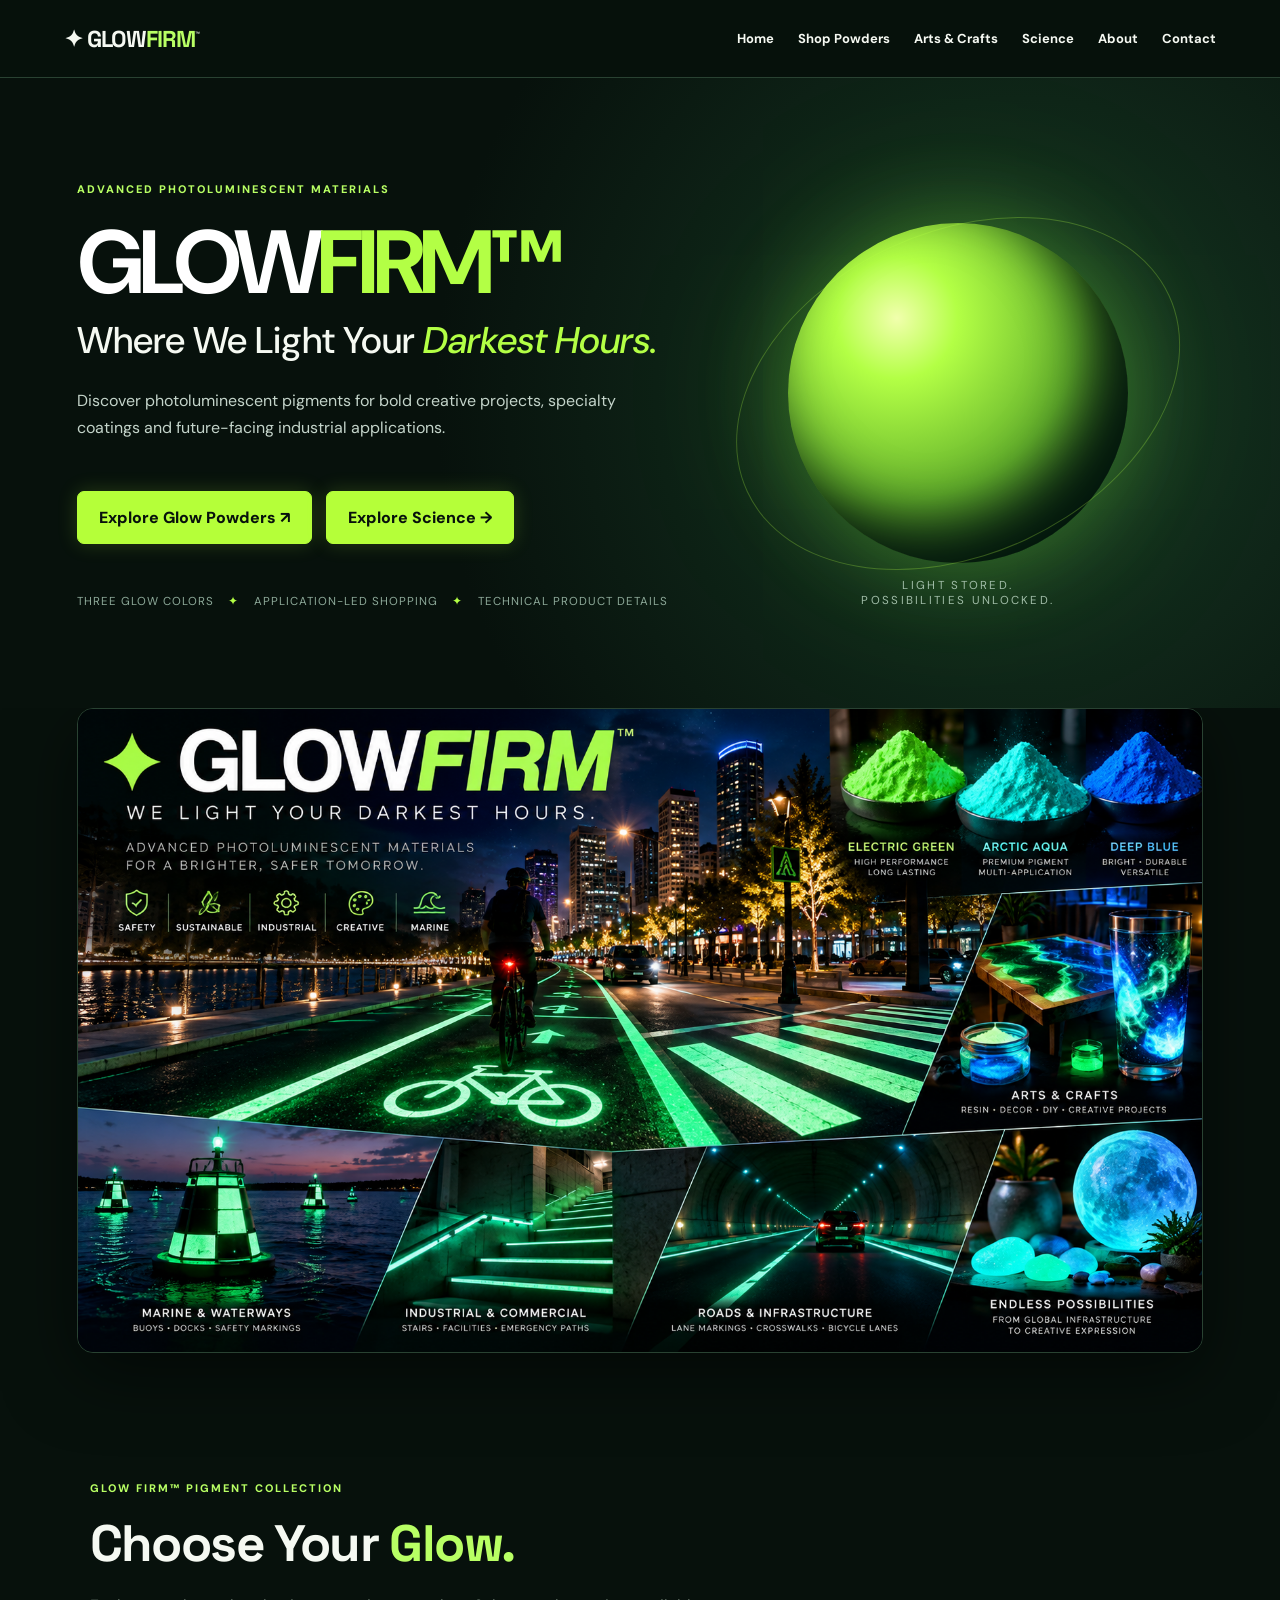
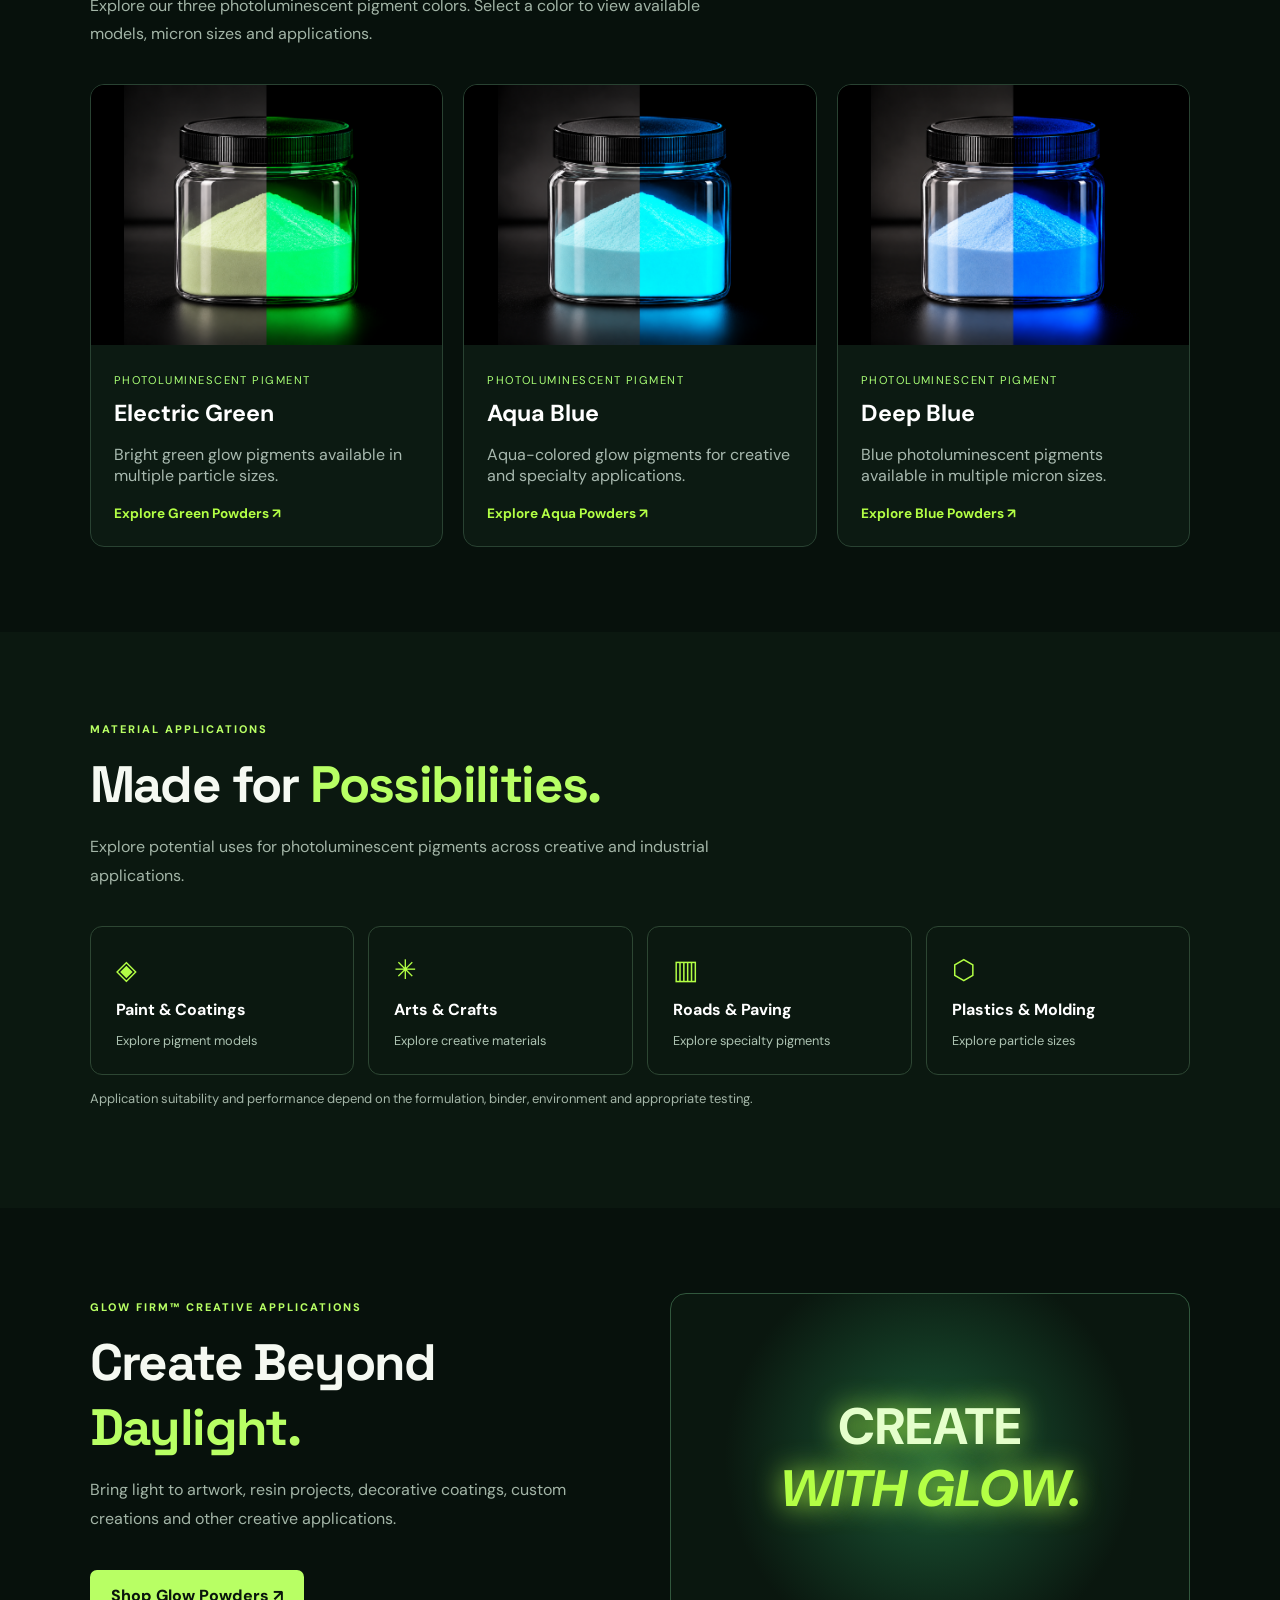
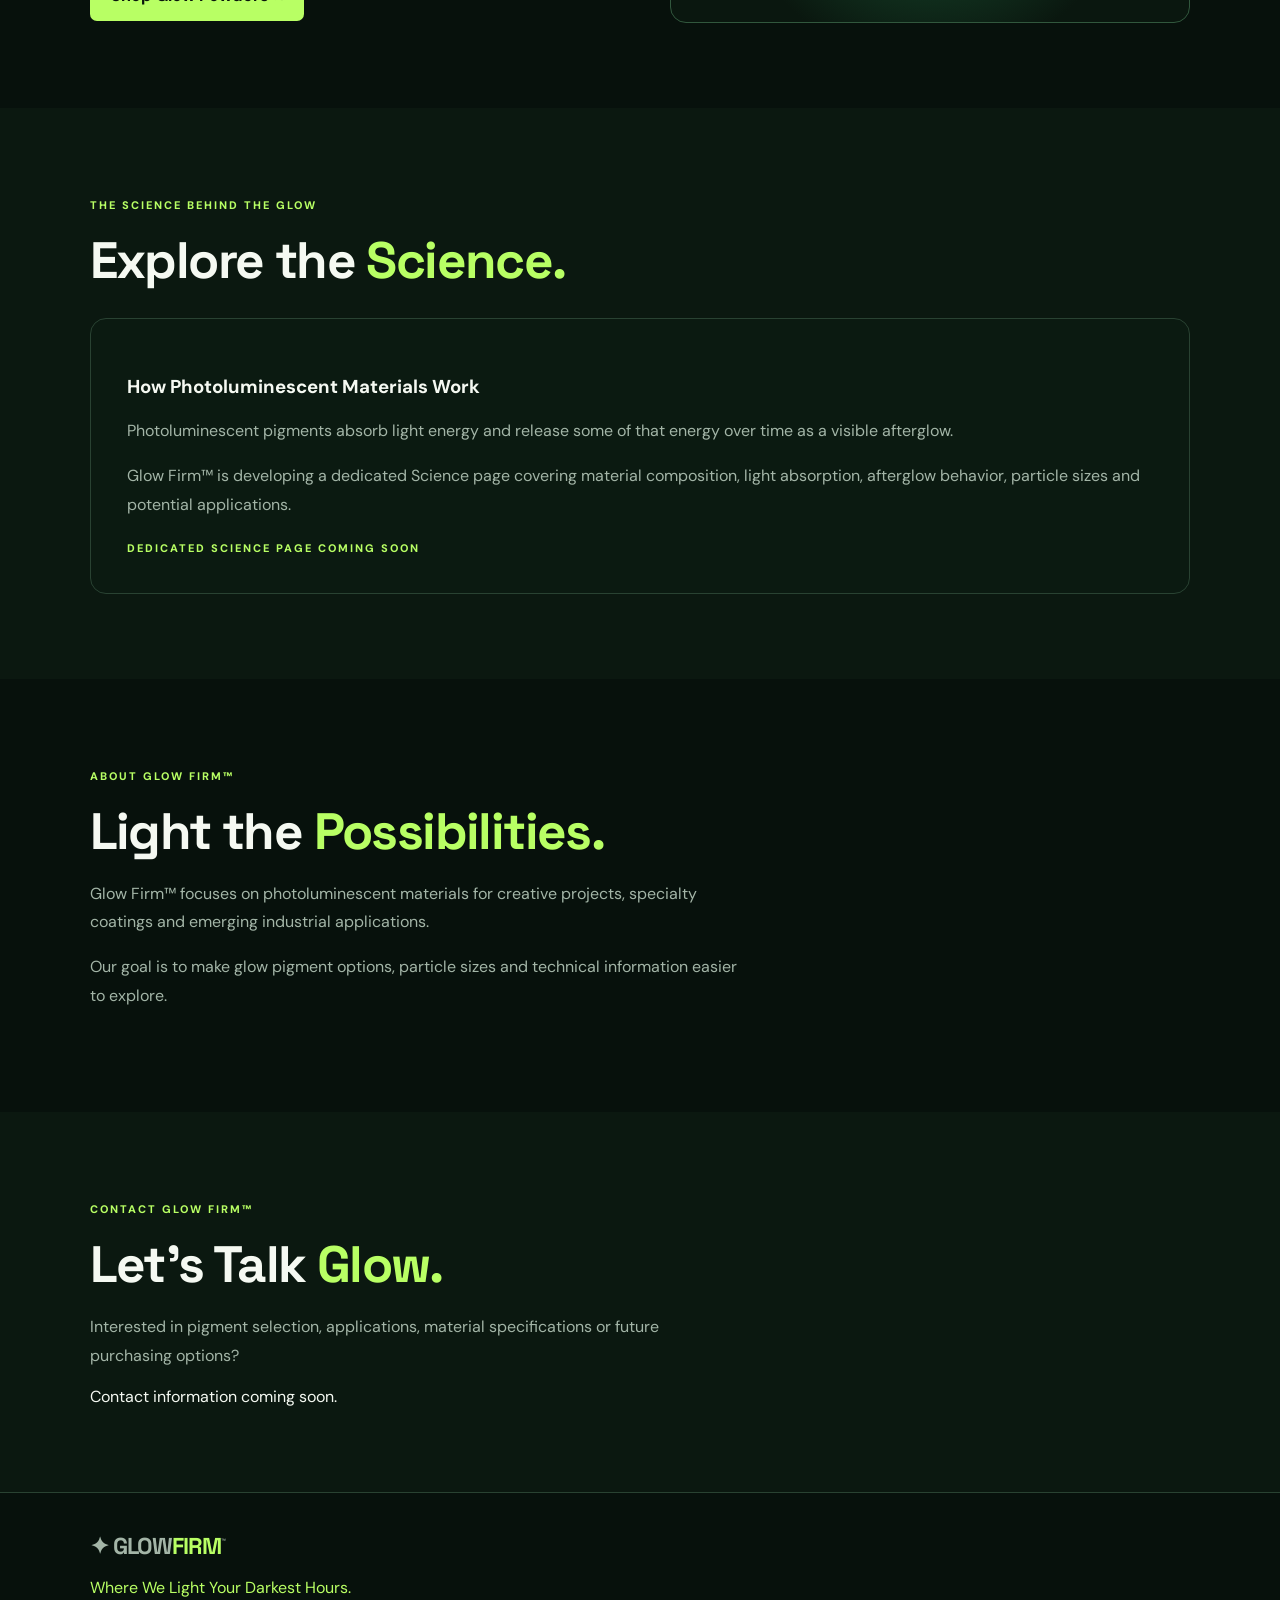
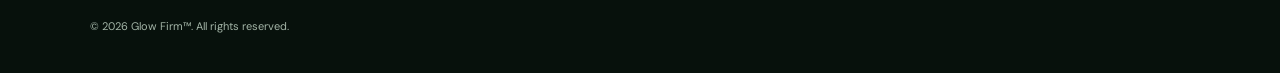
<file: index.html>
<!DOCTYPE html>
<html lang="en">

<head>
  <meta charset="UTF-8">

  <meta name="viewport"
        content="width=device-width, initial-scale=1.0">

  <meta name="theme-color" content="#07110c">

  <title>
    Glow Firm™ | Where We Light Your Darkest Hours.
  </title>

  <meta name="description"
        content="Glow Firm photoluminescent pigments for creative projects, specialty coatings, and industrial applications.">

  <link rel="stylesheet" href="styles.css">

  <style>
    .home-powder-image {
      display: block;
      width: 100%;
      height: 260px;
      object-fit: contain;
      background: #000;
    }

    .science-preview {
      background: #0b1a11;
      border: 1px solid #294232;
      border-radius: 16px;
      padding: 36px;
      margin-top: 25px;
    }

    .science-preview p {
      color: #a3b5a7;
      line-height: 1.8;
    }

    .home-note {
      color: #a3b5a7;
      font-size: 13px;
      line-height: 1.7;
    }

    /* BOTH HOMEPAGE BUTTONS USE GREEN STYLING */

    .v4-hero .v4-actions .btn {
      background: #b5ff39;
      color: #07110c;
      border: 1px solid #b5ff39;
      font-weight: 800;
      text-decoration: none;
      box-shadow: 0 0 20px rgba(181, 255, 57, 0.18);
      transition: transform 0.2s ease,
                  box-shadow 0.2s ease;
    }

    .v4-hero .v4-actions .btn:hover {
      transform: translateY(-2px);
      box-shadow: 0 0 26px rgba(181, 255, 57, 0.38);
    }

    @media (max-width: 650px) {
      .home-powder-image {
        height: 230px;
      }
    }
  </style>

</head>

<body>

  <!-- HEADER -->

  <header class="header">

    <a class="brand" href="index.html">
      ✦ GLOW<span>FIRM</span><sup>™</sup>
    </a>

    <nav id="nav">

      <a href="index.html">Home</a>

      <a href="shop.html">Shop Powders</a>

      <a href="#arts">Arts & Crafts</a>

      <a href="#science">Science</a>

      <a href="#about">About</a>

      <a href="#contact">Contact</a>

    </nav>

    <button
      class="menu"
      id="menuBtn"
      type="button"
      aria-label="Toggle navigation"
      aria-expanded="false"
    >
      ☰
    </button>

  </header>


  <!-- MAIN HOMEPAGE HERO -->

  <main>

    <section class="v4-hero">

      <div class="v4-hero-copy">

        <span class="eyebrow">
          ADVANCED PHOTOLUMINESCENT MATERIALS
        </span>

        <h1>
          GLOW<span>FIRM™</span>
        </h1>

        <h2>
          Where We Light Your
          <em>Darkest Hours.</em>
        </h2>

        <p>
          Discover photoluminescent pigments for
          bold creative projects, specialty coatings
          and future-facing industrial applications.
        </p>

        <div class="v4-actions">

          <a class="btn" href="shop.html">
            Explore Glow Powders ↗
          </a>

          <!-- GREEN SCIENCE BUTTON -->

          <a class="btn" href="#science">
            Explore Science →
          </a>

        </div>

        <div class="v4-hero-small">
          THREE GLOW COLORS
          <span>✦</span>
          APPLICATION-LED SHOPPING
          <span>✦</span>
          TECHNICAL PRODUCT DETAILS
        </div>

      </div>


      <!-- GLOWING ORB -->

      <div class="v4-hero-art">

        <div class="v4-orbit"></div>

        <div class="v4-orb"></div>

        <span>
          LIGHT STORED.
          <br>
          POSSIBILITIES UNLOCKED.
        </span>

      </div>

    </section>


    <!-- HOMEPAGE COLLAGE -->

    <section class="glow-collage-section">

      <img
        class="glow-collage-image"
        src="glow-firm-homepage-collage.png"
        alt="Glow Firm photoluminescent materials, applications and powder colors"
      >

    </section>


    <!-- SHOP COLORS -->

    <section class="section v4-section" id="powders">

      <div class="v4-heading">

        <span class="eyebrow">
          GLOW FIRM™ PIGMENT COLLECTION
        </span>

        <h2>
          Choose Your <em>Glow.</em>
        </h2>

        <p class="intro">
          Explore our three photoluminescent pigment
          colors. Select a color to view available
          models, micron sizes and applications.
        </p>

      </div>


      <div class="v4-color-grid">

        <!-- ELECTRIC GREEN -->

        <a
          class="v4-color-card"
          href="shop.html?color=green"
        >

          <img
            class="home-powder-image"
            src="glow-firm-electric-green.png"
            alt="Electric Green glow powder jar"
            loading="lazy"
          >

          <div class="v4-color-copy">

            <span>PHOTOLUMINESCENT PIGMENT</span>

            <h3>Electric Green</h3>

            <p>
              Bright green glow pigments available
              in multiple particle sizes.
            </p>

            <b>Explore Green Powders ↗</b>

          </div>

        </a>


        <!-- AQUA BLUE -->

        <a
          class="v4-color-card aqua"
          href="shop.html?color=aqua"
        >

          <img
            class="home-powder-image"
            src="glow-firm-aqua-blue.png"
            alt="Aqua Blue glow powder jar"
            loading="lazy"
          >

          <div class="v4-color-copy">

            <span>PHOTOLUMINESCENT PIGMENT</span>

            <h3>Aqua Blue</h3>

            <p>
              Aqua-colored glow pigments for
              creative and specialty applications.
            </p>

            <b>Explore Aqua Powders ↗</b>

          </div>

        </a>


        <!-- DEEP BLUE -->

        <a
          class="v4-color-card blue"
          href="shop.html?color=blue"
        >

          <img
            class="home-powder-image"
            src="glow-firm-deep-blue.png"
            alt="Deep Blue glow powder jar"
            loading="lazy"
          >

          <div class="v4-color-copy">

            <span>PHOTOLUMINESCENT PIGMENT</span>

            <h3>Deep Blue</h3>

            <p>
              Blue photoluminescent pigments
              available in multiple micron sizes.
            </p>

            <b>Explore Blue Powders ↗</b>

          </div>

        </a>

      </div>

    </section>


    <!-- APPLICATIONS -->

    <section
      class="section section-dark v4-section"
      id="applications"
    >

      <div class="v4-heading">

        <span class="eyebrow">
          MATERIAL APPLICATIONS
        </span>

        <h2>
          Made for <em>Possibilities.</em>
        </h2>

        <p class="intro">
          Explore potential uses for
          photoluminescent pigments across
          creative and industrial applications.
        </p>

      </div>


      <div class="v4-app-grid">

        <a href="shop.html">
          ◈
          <strong>Paint & Coatings</strong>
          <span>Explore pigment models</span>
        </a>

        <a href="shop.html">
          ✳
          <strong>Arts & Crafts</strong>
          <span>Explore creative materials</span>
        </a>

        <a href="shop.html">
          ▥
          <strong>Roads & Paving</strong>
          <span>Explore specialty pigments</span>
        </a>

        <a href="shop.html">
          ⬡
          <strong>Plastics & Molding</strong>
          <span>Explore particle sizes</span>
        </a>

      </div>

      <p class="home-note">
        Application suitability and performance
        depend on the formulation, binder,
        environment and appropriate testing.
      </p>

    </section>


    <!-- ARTS AND CRAFTS -->

    <section class="section v4-section" id="arts">

      <div class="v4-split">

        <div>

          <span class="eyebrow">
            GLOW FIRM™ CREATIVE APPLICATIONS
          </span>

          <h2>
            Create Beyond <em>Daylight.</em>
          </h2>

          <p class="intro">
            Bring light to artwork, resin projects,
            decorative coatings, custom creations
            and other creative applications.
          </p>

          <a class="btn" href="shop.html">
            Shop Glow Powders ↗
          </a>

        </div>

        <div class="v4-craft-art">
          <span>
            CREATE
            <br>
            <em>WITH GLOW.</em>
          </span>
        </div>

      </div>

    </section>


    <!-- SCIENCE SECTION -->

    <section
      class="section section-dark v4-section"
      id="science"
    >

      <span class="eyebrow">
        THE SCIENCE BEHIND THE GLOW
      </span>

      <h2>
        Explore the <em>Science.</em>
      </h2>

      <div class="science-preview">

        <h3>
          How Photoluminescent Materials Work
        </h3>

        <p>
          Photoluminescent pigments absorb light
          energy and release some of that energy
          over time as a visible afterglow.
        </p>

        <p>
          Glow Firm™ is developing a dedicated
          Science page covering material
          composition, light absorption,
          afterglow behavior, particle sizes
          and potential applications.
        </p>

        <span class="eyebrow">
          DEDICATED SCIENCE PAGE COMING SOON
        </span>

      </div>

    </section>


    <!-- ABOUT -->

    <section class="section v4-section" id="about">

      <span class="eyebrow">
        ABOUT GLOW FIRM™
      </span>

      <h2>
        Light the <em>Possibilities.</em>
      </h2>

      <p class="intro">
        Glow Firm™ focuses on photoluminescent
        materials for creative projects,
        specialty coatings and emerging
        industrial applications.
      </p>

      <p class="intro">
        Our goal is to make glow pigment options,
        particle sizes and technical information
        easier to explore.
      </p>

    </section>


    <!-- CONTACT -->

    <section
      class="section section-dark v4-section"
      id="contact"
    >

      <span class="eyebrow">
        CONTACT GLOW FIRM™
      </span>

      <h2>
        Let's Talk <em>Glow.</em>
      </h2>

      <p class="intro">
        Interested in pigment selection,
        applications, material specifications
        or future purchasing options?
      </p>

      <div id="contactStatus">
        Contact information coming soon.
      </div>

    </section>

  </main>


  <!-- FOOTER -->

  <footer>

    <a class="brand" href="index.html">
      ✦ GLOW<span>FIRM</span><sup>™</sup>
    </a>

    <p>
      Where We Light Your Darkest Hours.
    </p>

    <small>
      © <span id="year"></span> Glow Firm™.
      All rights reserved.
    </small>

  </footer>


  <!-- SITE SCRIPTS -->

  <script src="config.js"></script>
  <script src="products.js"></script>
  <script src="script.js"></script>

</body>

</html>
</file>
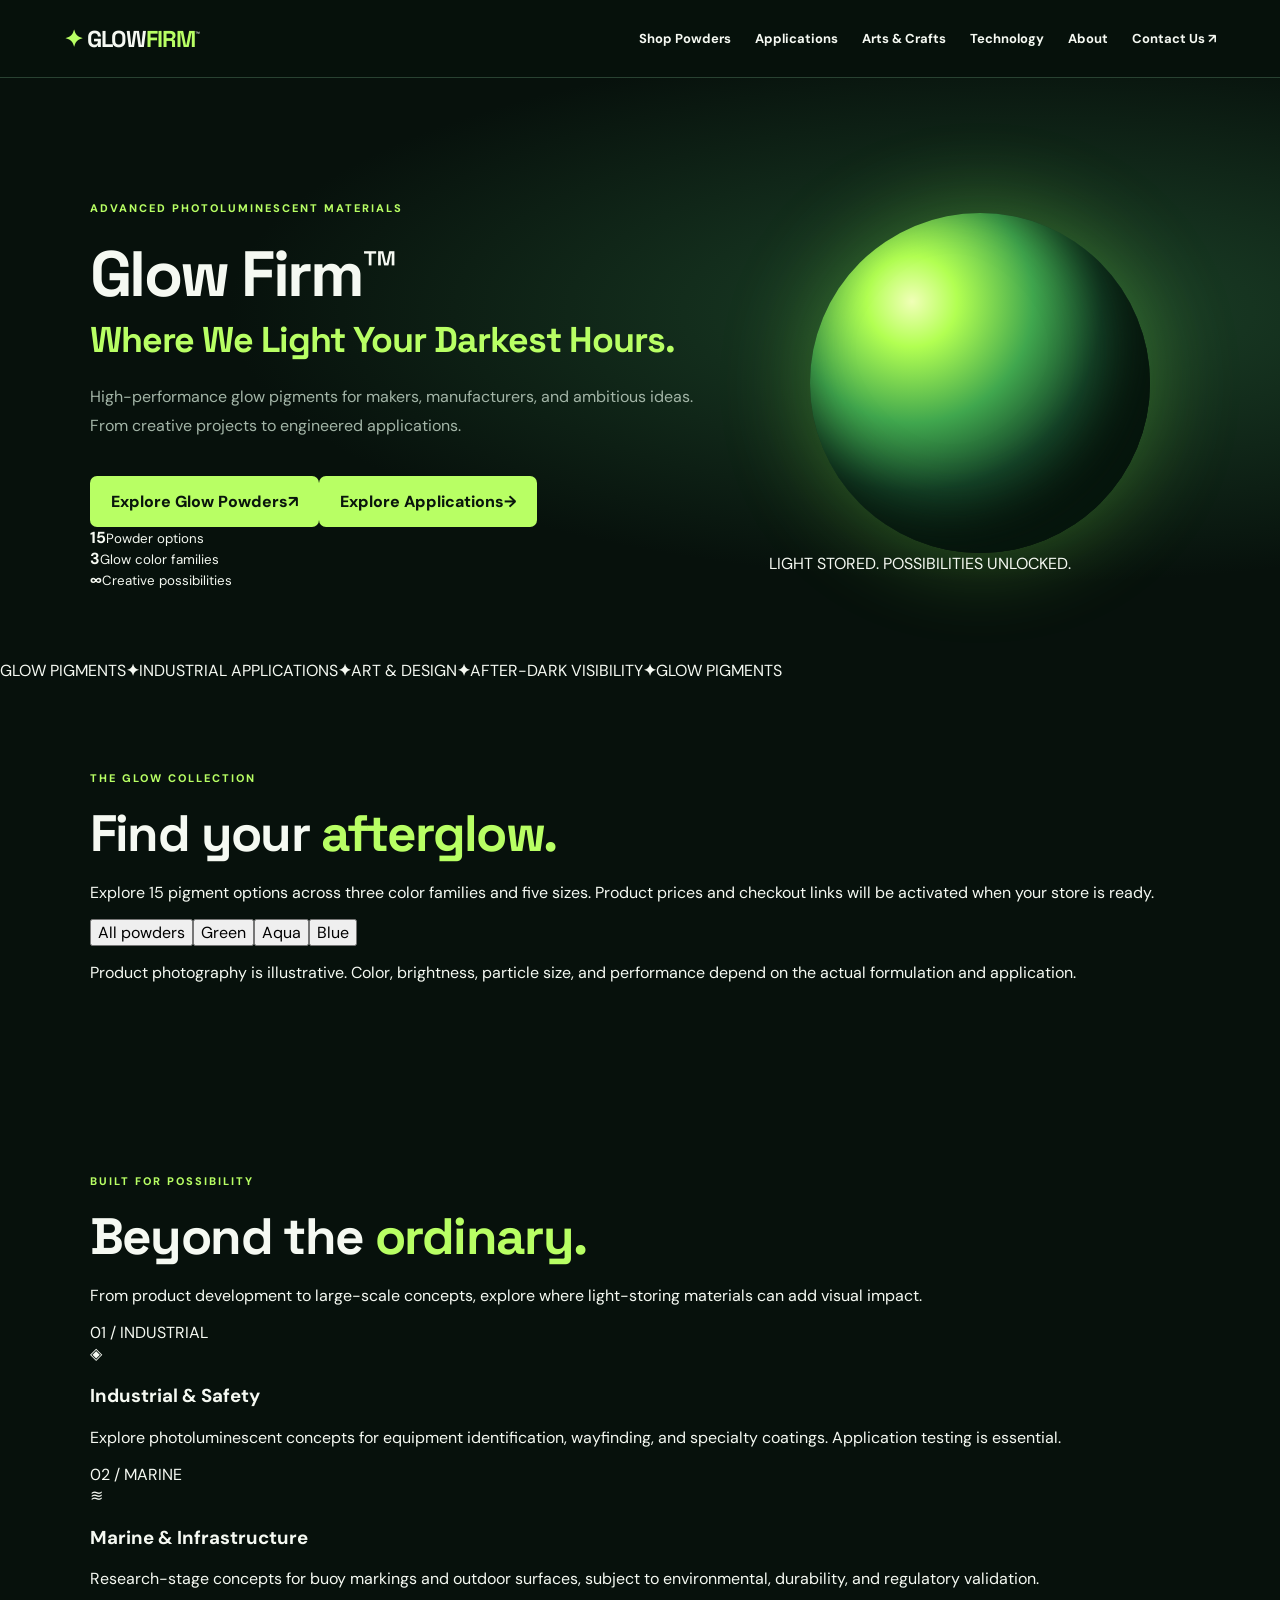
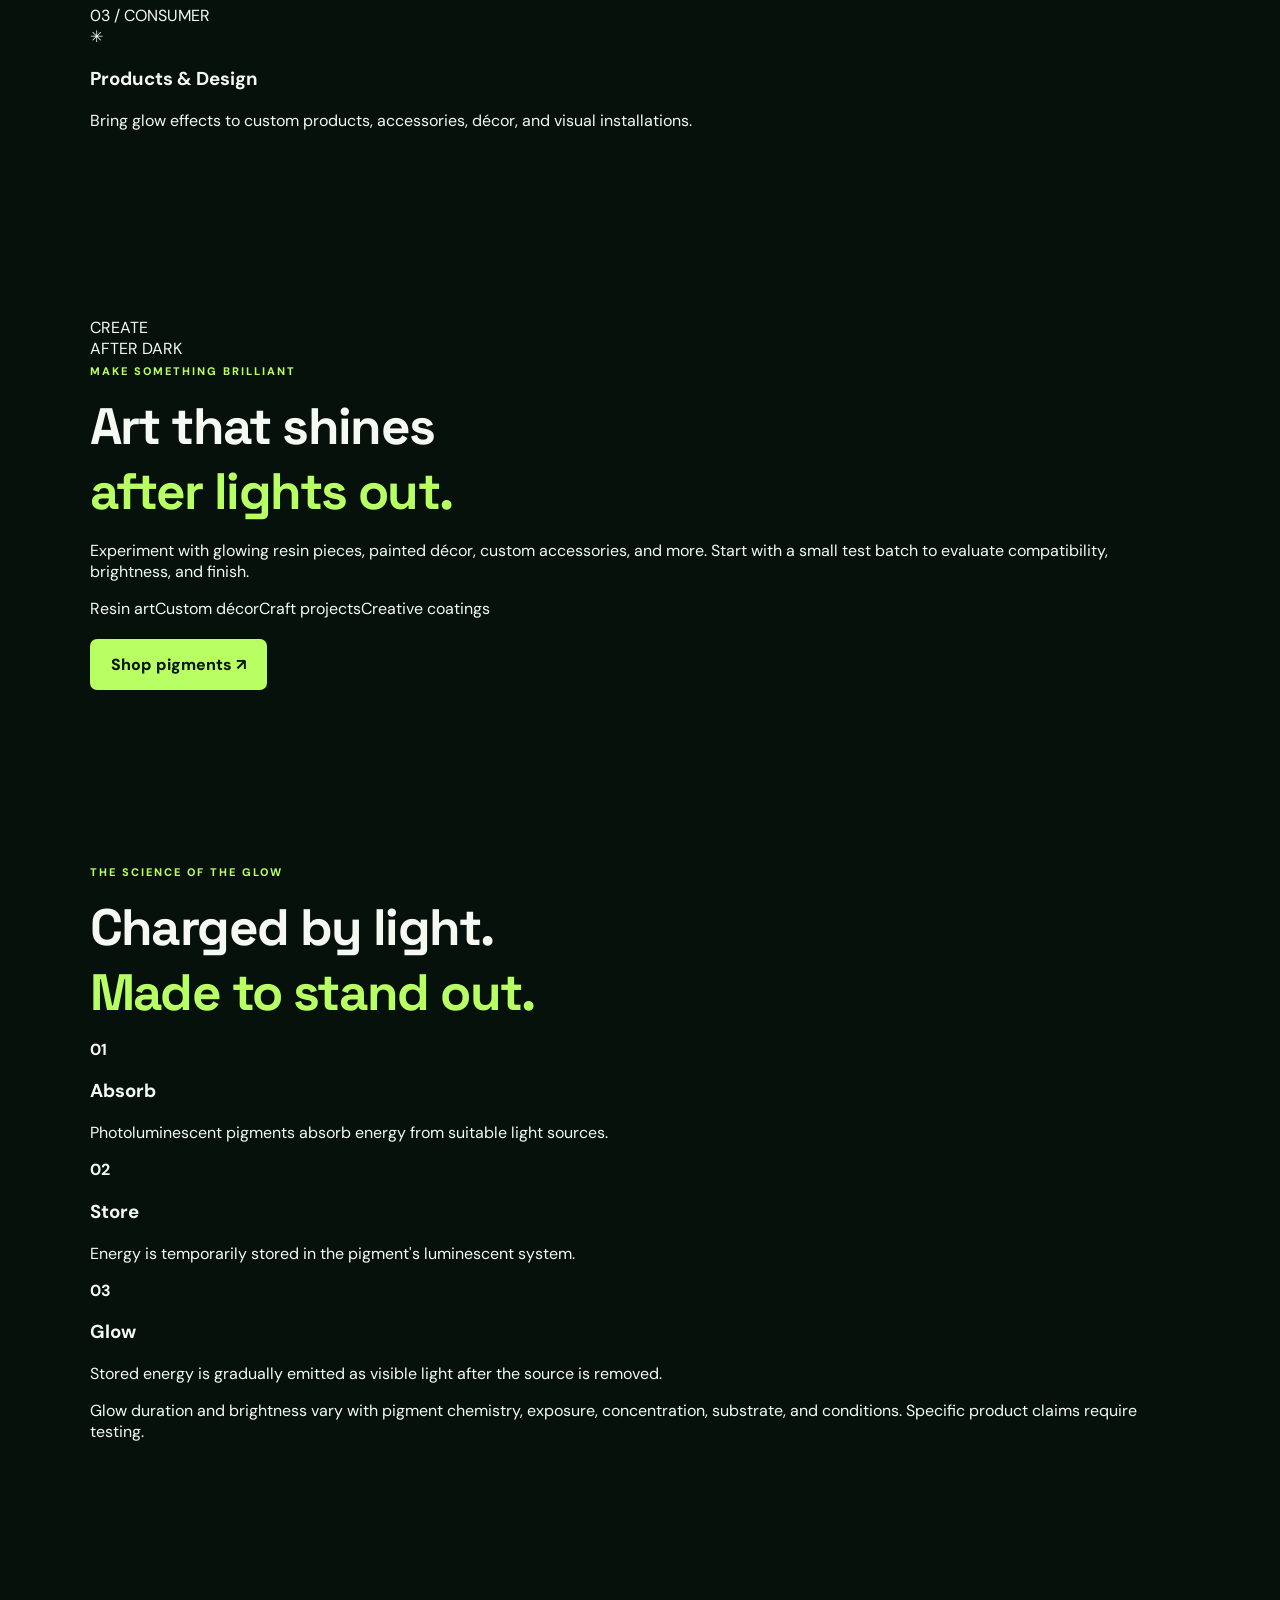
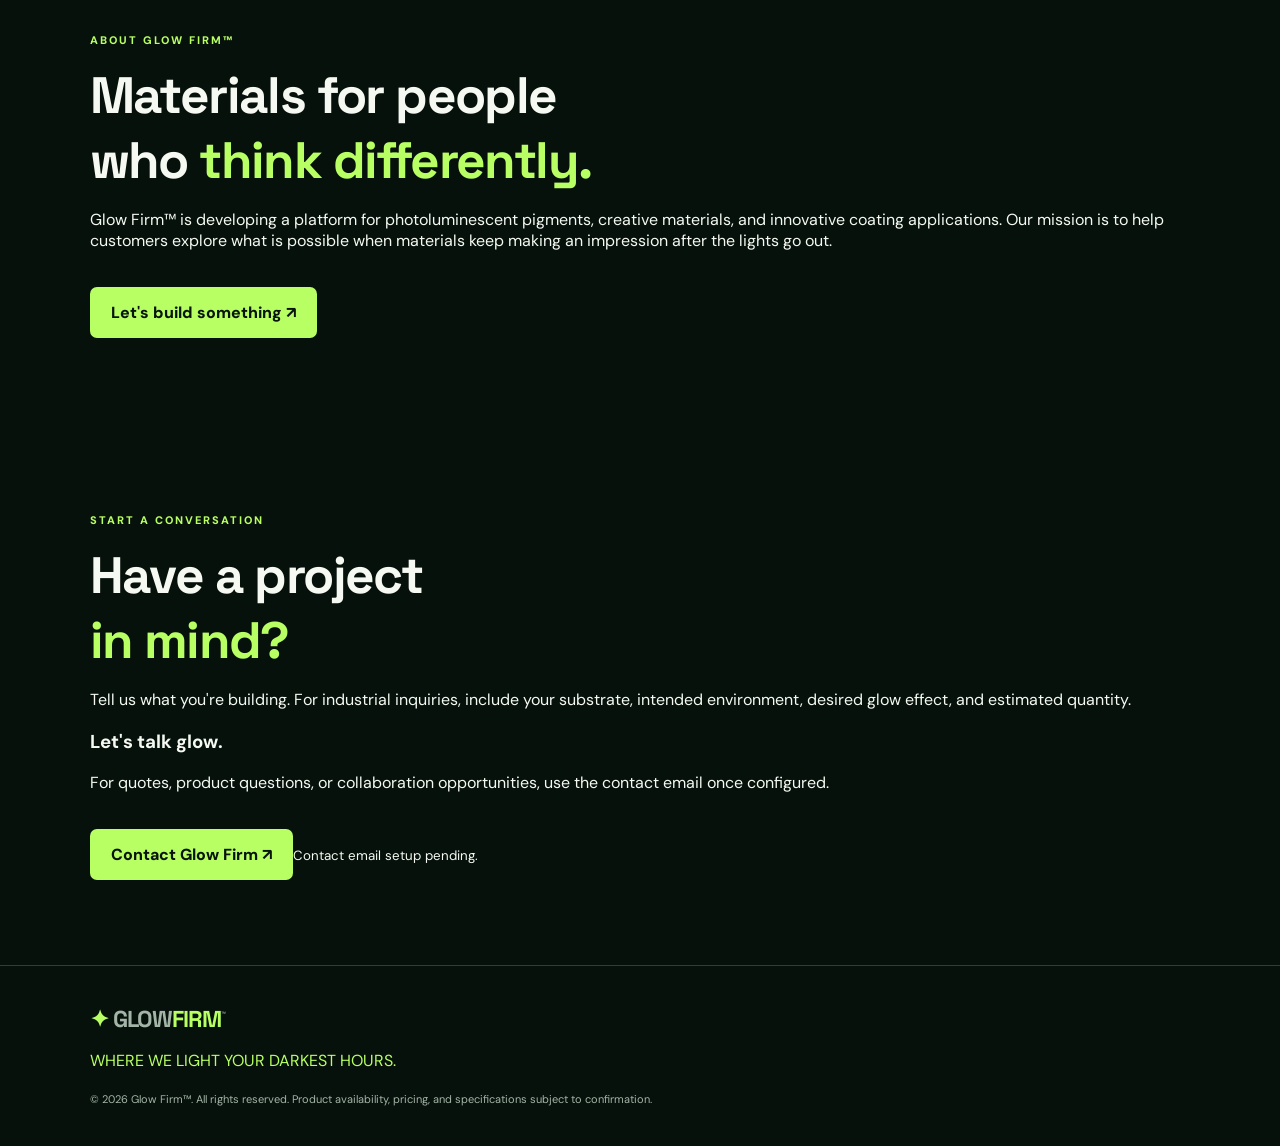
<file: index-2.html>
<!doctype html><html lang="en"><head><meta charset="utf-8"><meta name="viewport" content="width=device-width,initial-scale=1"><meta name="theme-color" content="#07110c"><meta name="description" content="Glow Firm photoluminescent pigments for creative projects and industrial applications."><title>Glow Firm™ | Where We Light Your Darkest Hours</title><link rel="stylesheet" href="styles.css"></head><body><header class="header"><a class="brand" href="#home"><span class="brandmark">✦</span> GLOW<span>FIRM</span><sup>™</sup></a><button id="menuBtn" class="menu" aria-label="Toggle menu" aria-expanded="false">☰</button><nav id="nav"><a href="#shop">Shop Powders</a><a href="#applications">Applications</a><a href="#crafts">Arts & Crafts</a><a href="#technology">Technology</a><a href="#about">About</a><a class="navcta" href="#contact">Contact Us ↗</a></nav></header><main><section id="home" class="hero"><div class="glow glow-one"></div><div class="glow glow-two"></div><div class="hero-inner"><span class="eyebrow"><i></i> ADVANCED PHOTOLUMINESCENT MATERIALS</span><h1>Glow Firm™<br><em>Where We Light Your Darkest Hours.</em></h1><p>High-performance glow pigments for makers, manufacturers, and ambitious ideas. From creative projects to engineered applications.</p><div class="actions"><a class="btn primary" href="#shop">Explore Glow Powders <span>↗</span></a><a class="btn outline" href="#applications">Explore Applications <span>→</span></a></div><div class="metrics"><div><strong>15</strong><small>Powder options</small></div><div><strong>3</strong><small>Glow color families</small></div><div><strong>∞</strong><small>Creative possibilities</small></div></div></div><div class="hero-art" aria-hidden="true"><div class="orb"></div><div class="orbit orbit1"></div><div class="orbit orbit2"></div><span class="art-caption">LIGHT STORED. POSSIBILITIES UNLOCKED.</span></div></section><div class="ticker"><span>GLOW PIGMENTS</span><b>✦</b><span>INDUSTRIAL APPLICATIONS</span><b>✦</b><span>ART & DESIGN</span><b>✦</b><span>AFTER-DARK VISIBILITY</span><b>✦</b><span>GLOW PIGMENTS</span></div><section id="shop" class="section"><div class="section-top"><div><span class="eyebrow">THE GLOW COLLECTION</span><h2>Find your <em>afterglow.</em></h2><p>Explore 15 pigment options across three color families and five sizes. Product prices and checkout links will be activated when your store is ready.</p></div><div class="filter" role="group" aria-label="Filter powders"><button class="active" data-filter="all">All powders</button><button data-filter="green">Green</button><button data-filter="aqua">Aqua</button><button data-filter="blue">Blue</button></div></div><div id="products" class="products"></div><p class="shopnote">Product photography is illustrative. Color, brightness, particle size, and performance depend on the actual formulation and application.</p></section><section id="applications" class="section darker"><div class="section-top"><div><span class="eyebrow">BUILT FOR POSSIBILITY</span><h2>Beyond the <em>ordinary.</em></h2><p>From product development to large-scale concepts, explore where light-storing materials can add visual impact.</p></div></div><div class="appgrid"><article class="appcard"><span>01 / INDUSTRIAL</span><div class="appicon">◈</div><h3>Industrial & Safety</h3><p>Explore photoluminescent concepts for equipment identification, wayfinding, and specialty coatings. Application testing is essential.</p></article><article class="appcard"><span>02 / MARINE</span><div class="appicon">≋</div><h3>Marine & Infrastructure</h3><p>Research-stage concepts for buoy markings and outdoor surfaces, subject to environmental, durability, and regulatory validation.</p></article><article class="appcard"><span>03 / CONSUMER</span><div class="appicon">✳</div><h3>Products & Design</h3><p>Bring glow effects to custom products, accessories, décor, and visual installations.</p></article></div></section><section id="crafts" class="section craft"><div class="craft-art"><div class="craft-circle">CREATE<br><span>AFTER DARK</span></div></div><div><span class="eyebrow">MAKE SOMETHING BRILLIANT</span><h2>Art that shines<br><em>after lights out.</em></h2><p>Experiment with glowing resin pieces, painted décor, custom accessories, and more. Start with a small test batch to evaluate compatibility, brightness, and finish.</p><div class="tags"><span>Resin art</span><span>Custom décor</span><span>Craft projects</span><span>Creative coatings</span></div><a class="btn primary" href="#shop">Shop pigments ↗</a></div></section><section id="technology" class="section darker"><span class="eyebrow">THE SCIENCE OF THE GLOW</span><h2>Charged by light.<br><em>Made to stand out.</em></h2><div class="techgrid"><div class="techcard"><b>01</b><h3>Absorb</h3><p>Photoluminescent pigments absorb energy from suitable light sources.</p></div><div class="techcard"><b>02</b><h3>Store</h3><p>Energy is temporarily stored in the pigment's luminescent system.</p></div><div class="techcard"><b>03</b><h3>Glow</h3><p>Stored energy is gradually emitted as visible light after the source is removed.</p></div></div><p class="techfine">Glow duration and brightness vary with pigment chemistry, exposure, concentration, substrate, and conditions. Specific product claims require testing.</p></section><section id="about" class="section about"><span class="eyebrow">ABOUT GLOW FIRM™</span><h2>Materials for people<br>who <em>think differently.</em></h2><p>Glow Firm™ is developing a platform for photoluminescent pigments, creative materials, and innovative coating applications. Our mission is to help customers explore what is possible when materials keep making an impression after the lights go out.</p><a class="btn outline" href="#contact">Let's build something ↗</a></section><section id="contact" class="section contact"><div><span class="eyebrow">START A CONVERSATION</span><h2>Have a project<br><em>in mind?</em></h2><p>Tell us what you're building. For industrial inquiries, include your substrate, intended environment, desired glow effect, and estimated quantity.</p></div><div class="contactbox"><h3>Let's talk glow.</h3><p>For quotes, product questions, or collaboration opportunities, use the contact email once configured.</p><a id="emailLink" class="btn primary" href="mailto:hello@example.com?subject=Glow%20Firm%20Inquiry">Contact Glow Firm ↗</a><small id="emailNote">Contact email setup pending.</small></div></section></main><footer><a class="brand" href="#home"><span class="brandmark">✦</span> GLOW<span>FIRM</span><sup>™</sup></a><p>WHERE WE LIGHT YOUR DARKEST HOURS.</p><small>© <span id="year"></span> Glow Firm™. All rights reserved. Product availability, pricing, and specifications subject to confirmation.</small></footer><script src="config.js"></script><script src="script.js"></script></body></html>
</file>
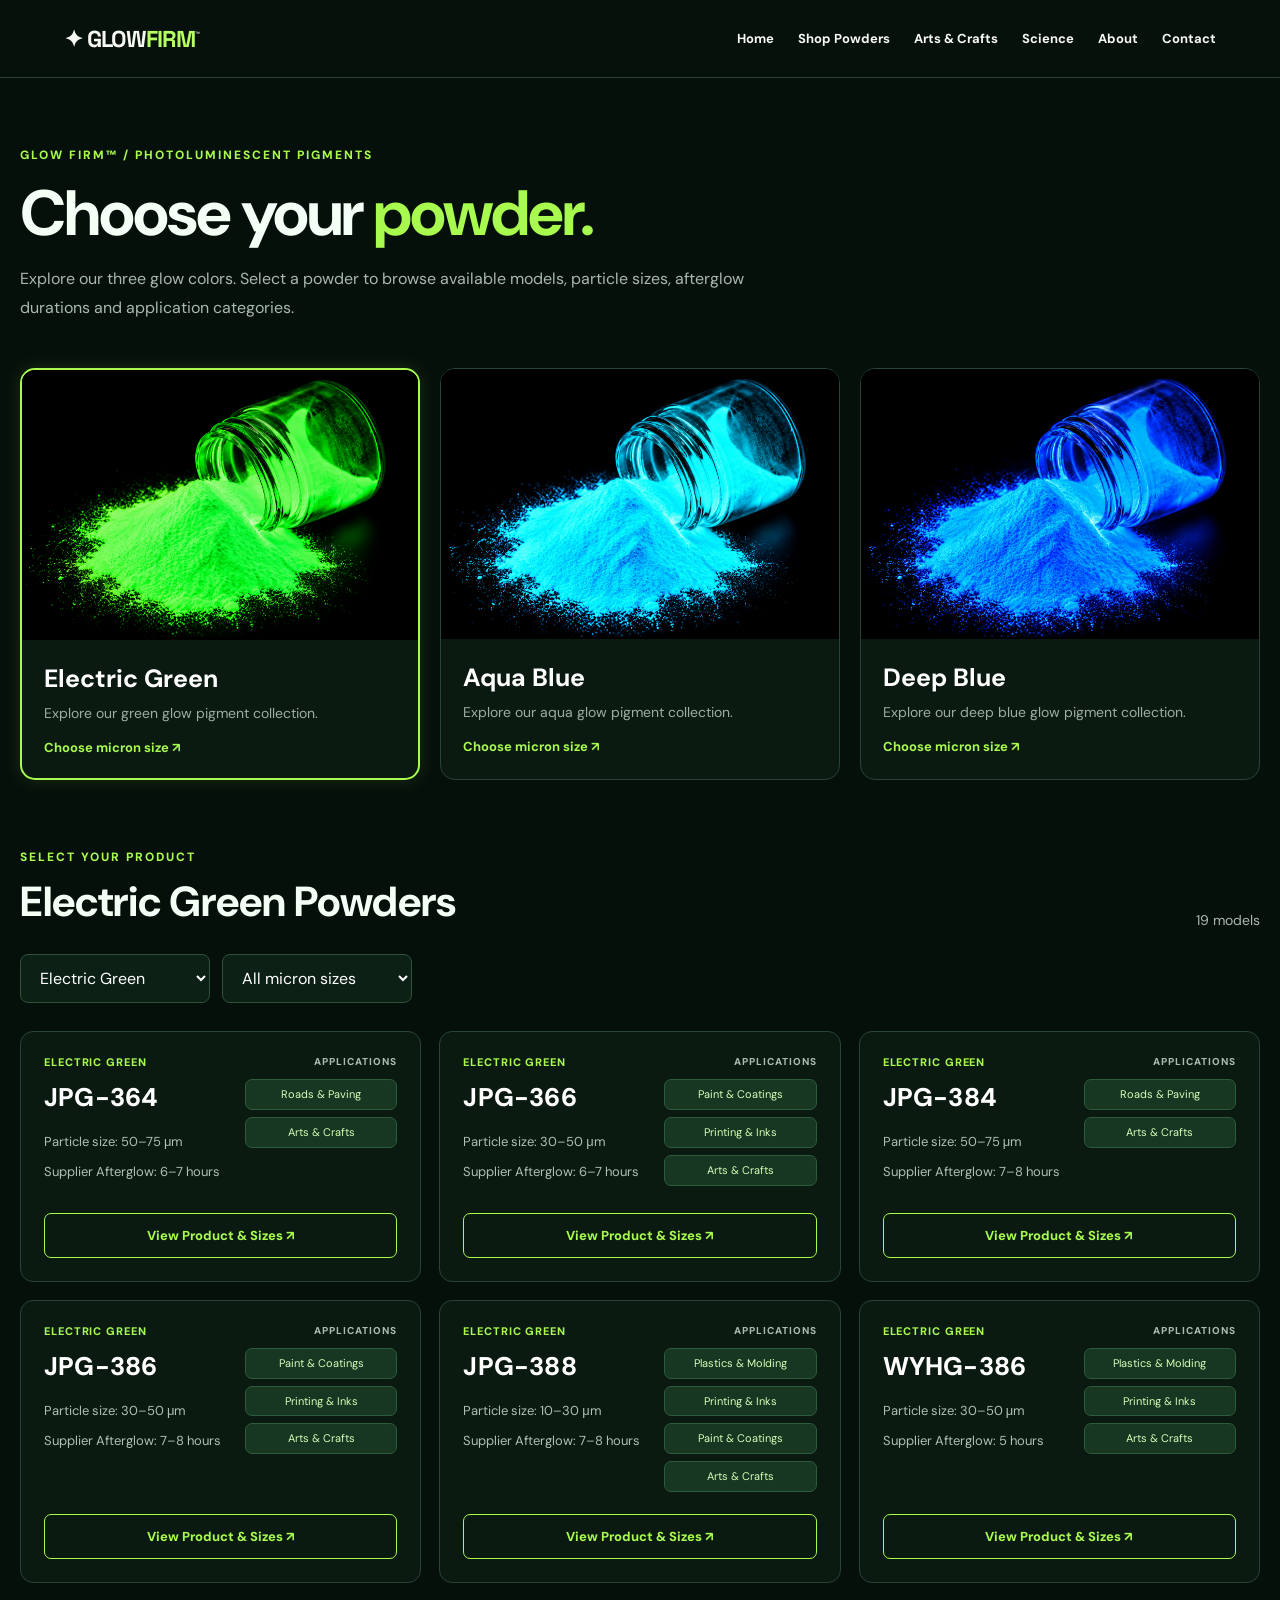
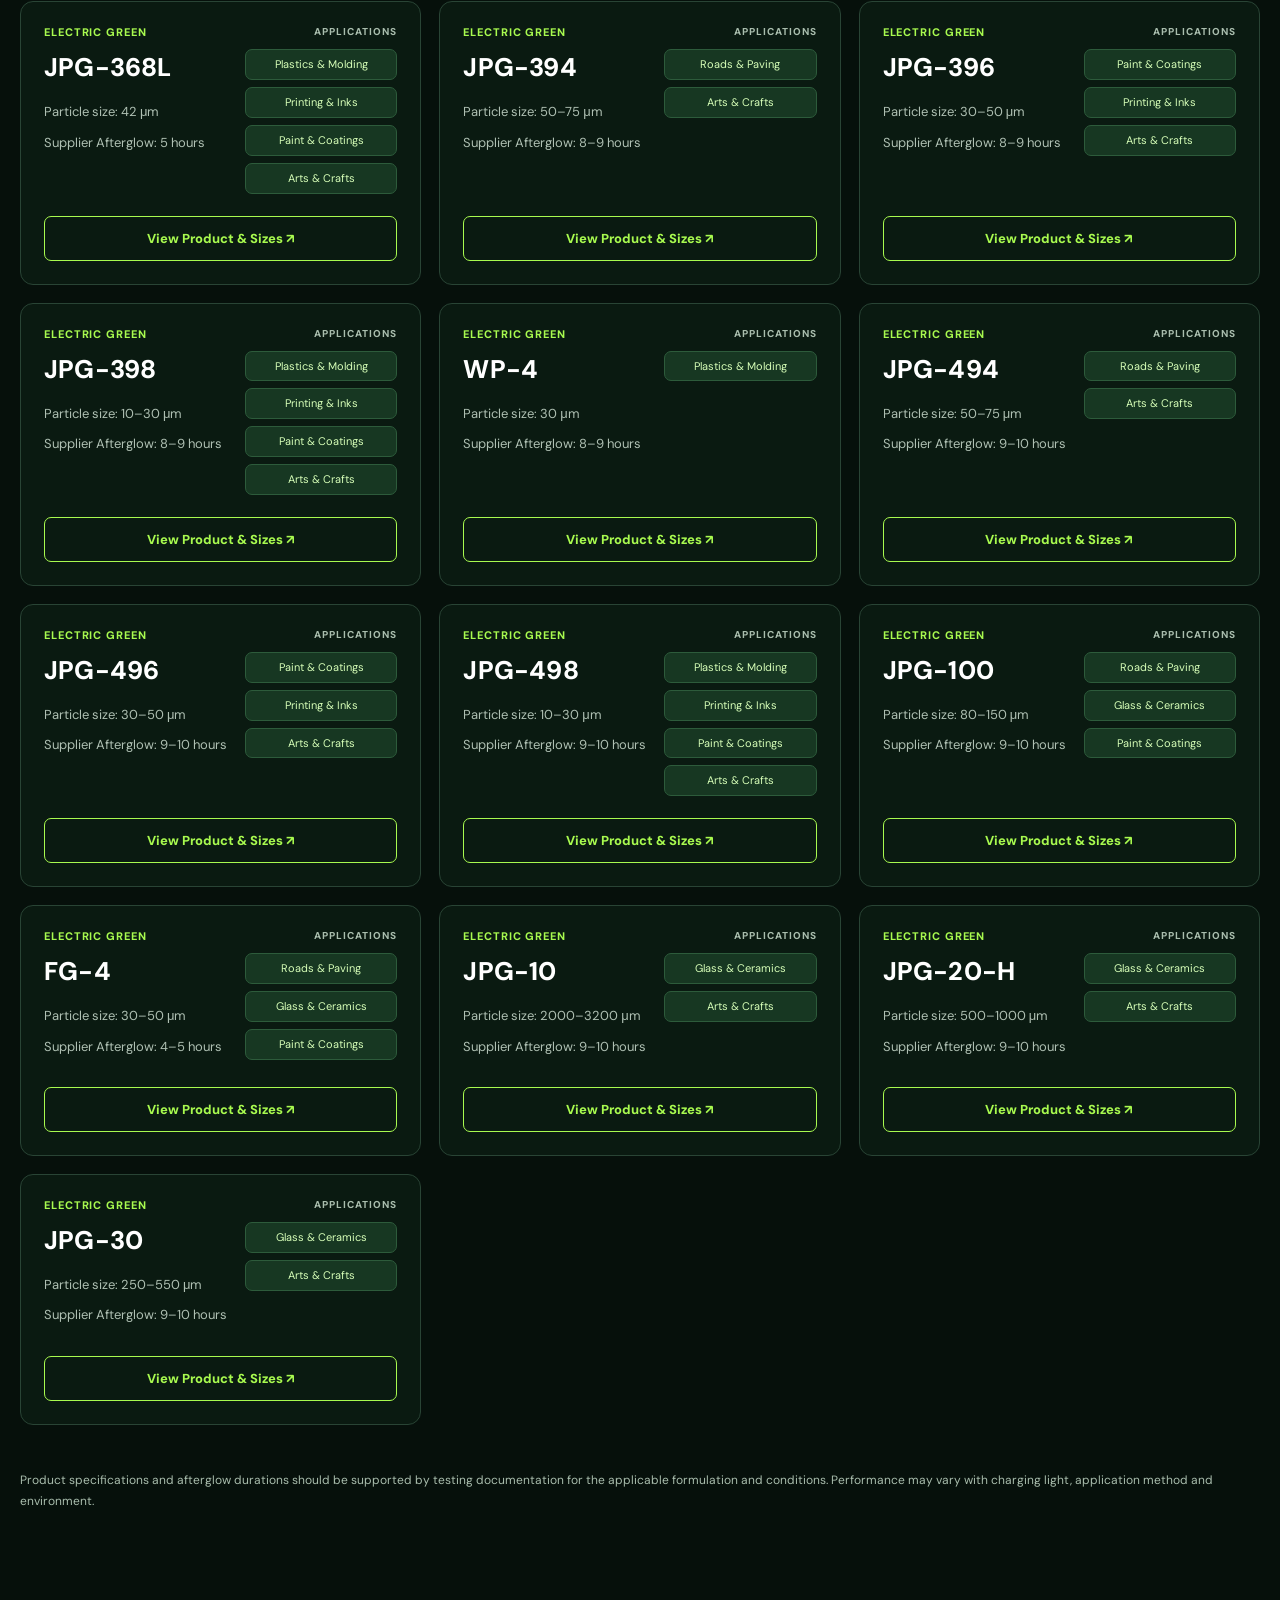
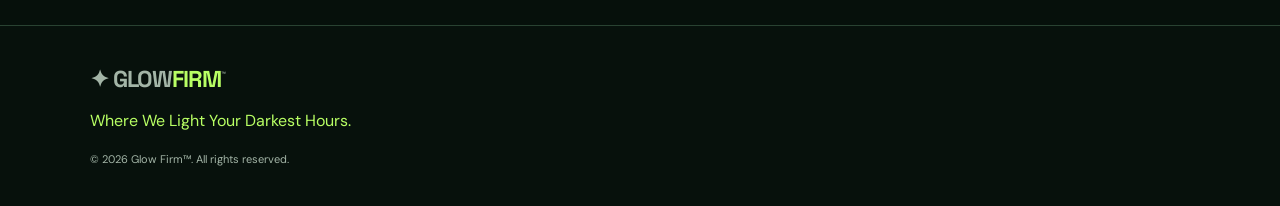
<file: shop.html>
<!DOCTYPE html>
<html lang="en">
<head>
  <meta charset="UTF-8">
  <meta name="viewport" content="width=device-width, initial-scale=1">
  <meta name="theme-color" content="#07110c">

  <meta name="description"
        content="Shop Glow Firm photoluminescent powders by color, model, micron size and application.">

  <title>Shop Glow Powders | Glow Firm™</title>

  <link rel="stylesheet" href="styles.css">

  <style>
    .gf-shop {
      min-height: 100vh;
      background: #06100b;
      color: #f4fff6;
    }

    .gf-shop-inner {
      width: min(1320px, calc(100% - 40px));
      margin: auto;
      padding: 65px 0 100px;
    }

    .gf-eyebrow {
      color: #a8fa4f;
      font-size: 12px;
      font-weight: 800;
      letter-spacing: 2px;
    }

    .gf-shop h1 {
      margin: 15px 0;
      font-size: clamp(38px, 5vw, 68px);
      line-height: 1.1;
      letter-spacing: -2px;
    }

    .gf-shop h1 span {
      color: #a8fa4f;
    }

    .gf-intro {
      max-width: 760px;
      color: #a8b9ae;
      font-size: 16px;
      line-height: 1.8;
    }

    /* COLOR SELECTION */

    .gf-color-grid {
      display: grid;
      grid-template-columns: repeat(3, minmax(0, 1fr));
      gap: 20px;
      margin-top: 45px;
    }

    .gf-color-card {
      display: block;
      overflow: hidden;
      border: 1px solid #294435;
      border-radius: 15px;
      background: #0a1a11;
      color: white;
      text-decoration: none;
      cursor: pointer;
      transition: border-color .2s, transform .2s;
    }

    .gf-color-card:hover {
      transform: translateY(-3px);
      border-color: #a8fa4f;
    }

    .gf-color-card.active {
      border: 2px solid #a8fa4f;
      box-shadow: 0 0 18px rgba(168,250,79,.13);
    }

    .gf-color-image {
      display: flex;
      align-items: center;
      justify-content: center;
      height: 270px;
      overflow: hidden;
      background: #000;
    }

    .gf-color-image img {
      display: block;
      width: 100%;
      height: 100%;
      object-fit: contain;
      object-position: center;
    }

    .gf-color-details {
      padding: 22px;
    }

    .gf-color-details h2 {
      margin: 0 0 9px;
      font-size: 25px;
      color: #fff;
    }

    .gf-color-details p {
      margin: 0;
      color: #9caf9f;
      font-size: 14px;
    }

    .gf-color-details strong {
      display: block;
      margin-top: 17px;
      color: #a8fa4f;
      font-size: 13px;
    }

    /* PRODUCT RESULTS */

    .gf-results {
      margin-top: 65px;
      scroll-margin-top: 110px;
    }

    .gf-results-heading {
      display: flex;
      align-items: flex-end;
      justify-content: space-between;
      flex-wrap: wrap;
      gap: 16px;
      margin-bottom: 25px;
    }

    .gf-results h2 {
      margin: 8px 0 0;
      font-size: clamp(28px, 4vw, 42px);
    }

    .gf-results-count {
      color: #a8b9ae;
      font-size: 14px;
    }

    .gf-filter-row {
      display: flex;
      flex-wrap: wrap;
      gap: 12px;
      margin-bottom: 28px;
    }

    .gf-filter-row select {
      padding: 12px 15px;
      min-width: 190px;
      border: 1px solid #31513b;
      border-radius: 8px;
      background: #0c2015;
      color: white;
      font: inherit;
    }

    /* PRODUCT CARDS */

    .gf-products {
      display: grid;
      grid-template-columns: repeat(3, minmax(0, 1fr));
      gap: 18px;
    }

    .gf-product {
      display: flex;
      flex-direction: column;
      padding: 23px;
      border: 1px solid #294435;
      border-radius: 13px;
      background: #0a1a11;
      min-width: 0;
      transition: transform .2s, border-color .2s;
    }

    .gf-product:hover {
      transform: translateY(-3px);
      border-color: #a8fa4f;
    }

    .gf-product-layout {
      display: grid;
      grid-template-columns: minmax(0, 1fr) minmax(115px, .82fr);
      gap: 15px;
      align-items: start;
      flex: 1;
    }

    .gf-product-main {
      min-width: 0;
    }

    .gf-product-family {
      color: #a8fa4f;
      font-size: 11px;
      font-weight: 800;
      letter-spacing: .9px;
      text-transform: uppercase;
    }

    .gf-product h3 {
      margin: 12px 0 16px;
      color: white;
      font-size: clamp(20px, 2vw, 27px);
      font-weight: 800;
      letter-spacing: .2px;
      overflow-wrap: anywhere;
    }

    .gf-product-info {
      color: #afc0b3;
      font-size: 13px;
      line-height: 1.8;
    }

    .gf-product-info div {
      margin-bottom: 7px;
    }

    /* APPLICATIONS ON RIGHT */

    .gf-product-apps {
      min-width: 0;
      display: flex;
      flex-direction: column;
      gap: 7px;
    }

    .gf-product-apps-title {
      color: #a9bdad;
      font-size: 10px;
      font-weight: 800;
      letter-spacing: 1px;
      text-align: right;
      margin-bottom: 4px;
    }

    .gf-app-tag {
      display: block;
      background: #173722;
      border: 1px solid #2d5b3b;
      border-radius: 7px;
      padding: 7px 9px;
      color: #d7ffb8;
      font-size: 11px;
      line-height: 1.35;
      text-align: center;
      overflow-wrap: anywhere;
    }

    .gf-product-link {
      display: block;
      width: 100%;
      margin-top: 22px;
      padding: 13px 15px;
      border: 1px solid #a8fa4f;
      border-radius: 7px;
      color: #a8fa4f;
      font-weight: 800;
      font-size: 13px;
      text-decoration: none;
      text-align: center;
      transition: background .2s, color .2s;
    }

    .gf-product-link:hover,
    .gf-product-link:focus-visible {
      background: #a8fa4f;
      color: #06100b;
    }

    .gf-notice {
      padding: 20px;
      border: 1px solid #31513b;
      border-radius: 10px;
      color: #b4c6b7;
      line-height: 1.7;
    }

    .gf-disclaimer {
      margin-top: 45px;
      color: #a9bdad;
      font-size: 12px;
      line-height: 1.8;
    }

    @media (max-width: 1050px) {
      .gf-products {
        grid-template-columns: repeat(2, minmax(0, 1fr));
      }
    }

    @media (max-width: 900px) {
      .gf-color-grid {
        grid-template-columns: repeat(2, minmax(0, 1fr));
      }
    }

    @media (max-width: 650px) {
      .gf-shop-inner {
        width: calc(100% - 28px);
        padding-top: 35px;
      }

      .gf-color-grid,
      .gf-products {
        grid-template-columns: 1fr;
      }

      .gf-color-image {
        height: 280px;
      }

      .gf-filter-row select {
        width: 100%;
      }

      .gf-product-layout {
        grid-template-columns: minmax(0, 1fr) minmax(120px, .85fr);
      }

      .gf-product h3 {
        font-size: 25px;
      }
    }
  </style>
</head>

<body>

  <!-- HEADER -->

  <header class="header">
    <a class="brand" href="index.html">
      ✦ GLOW<span>FIRM</span><sup>™</sup>
    </a>

    <button
      class="menu"
      id="menuBtn"
      type="button"
      aria-label="Toggle menu"
      aria-expanded="false"
    >
      ☰
    </button>

    <nav id="nav">
      <a href="index.html">Home</a>
      <a href="shop.html">Shop Powders</a>
      <a href="index.html#arts">Arts &amp; Crafts</a>
      <a href="index.html#science">Science</a>
      <a href="index.html#about">About</a>
      <a href="index.html#contact">Contact</a>
    </nav>
  </header>

  <main class="gf-shop">
    <div class="gf-shop-inner">

      <span class="gf-eyebrow">
        GLOW FIRM™ / PHOTOLUMINESCENT PIGMENTS
      </span>

      <h1>Choose your <span>powder.</span></h1>

      <p class="gf-intro">
        Explore our three glow colors. Select a powder
        to browse available models, particle sizes,
        afterglow durations and application categories.
      </p>

      <!-- COLOR SELECTION IMAGES -->

      <div class="gf-color-grid">

        <a
          class="gf-color-card"
          data-color="green"
          href="shop.html?color=green#powders"
        >
          <div class="gf-color-image">
            <img
              src="glow-firm-green-powder.png"
              alt="Electric Green glow powder"
            >
          </div>
          <div class="gf-color-details">
            <h2>Electric Green</h2>
            <p>Explore our green glow pigment collection.</p>
            <strong>Choose micron size ↗</strong>
          </div>
        </a>

        <a
          class="gf-color-card"
          data-color="aqua"
          href="shop.html?color=aqua#powders"
        >
          <div class="gf-color-image">
            <img
              src="glow-firm-aqua-powder.png"
              alt="Aqua Blue glow powder"
            >
          </div>
          <div class="gf-color-details">
            <h2>Aqua Blue</h2>
            <p>Explore our aqua glow pigment collection.</p>
            <strong>Choose micron size ↗</strong>
          </div>
        </a>

        <a
          class="gf-color-card"
          data-color="blue"
          href="shop.html?color=blue#powders"
        >
          <div class="gf-color-image">
            <img
              src="glow-firm-deep-blue-powder.png"
              alt="Deep Blue glow powder"
            >
          </div>
          <div class="gf-color-details">
            <h2>Deep Blue</h2>
            <p>Explore our deep blue glow pigment collection.</p>
            <strong>Choose micron size ↗</strong>
          </div>
        </a>

      </div>

      <!-- PRODUCT SELECTION -->

      <section class="gf-results" id="powders">

        <div class="gf-results-heading">
          <div>
            <span class="gf-eyebrow">SELECT YOUR PRODUCT</span>
            <h2 id="selectedColorTitle">Available Glow Powders</h2>
          </div>
          <span class="gf-results-count" id="resultsCount"></span>
        </div>

        <div class="gf-filter-row">

          <select id="colorFilter" aria-label="Choose color">
            <option value="green">Electric Green</option>
            <option value="aqua">Aqua Blue</option>
            <option value="blue">Deep Blue</option>
          </select>

          <select id="micronFilter" aria-label="Choose micron size">
            <option value="all">All micron sizes</option>
          </select>

        </div>

        <div class="gf-products" id="productResults">
          <div class="gf-notice">
            Loading available pigment models...
          </div>
        </div>

        <p class="gf-disclaimer">
          Product specifications and afterglow durations
          should be supported by testing documentation
          for the applicable formulation and conditions.
          Performance may vary with charging light,
          application method and environment.
        </p>

      </section>

    </div>
  </main>

  <!-- FOOTER -->

  <footer>
    <a class="brand" href="index.html">
      ✦ GLOW<span>FIRM</span><sup>™</sup>
    </a>

    <p>Where We Light Your Darkest Hours.</p>

    <small>
      © <span id="year"></span> Glow Firm™.
      All rights reserved.
    </small>
  </footer>

  <!-- EXISTING SCRIPTS -->

  <script src="config.js"></script>
  <script src="products.js"></script>
  <script src="script.js"></script>

  <!-- SHOP PAGE LOGIC -->

  <script>
    (function () {
      "use strict";

      const params = new URLSearchParams(window.location.search);
      const allowedColors = ["green", "aqua", "blue"];

      let selectedColor = params.get("color") || "green";

      if (!allowedColors.includes(selectedColor)) {
        selectedColor = "green";
      }

      const colorNames = {
        green: "Electric Green",
        aqua: "Aqua Blue",
        blue: "Deep Blue"
      };

      const colorFilter = document.getElementById("colorFilter");
      const micronFilter = document.getElementById("micronFilter");
      const results = document.getElementById("productResults");
      const title = document.getElementById("selectedColorTitle");
      const count = document.getElementById("resultsCount");

      function getCatalog() {
        return Array.isArray(window.GLOW_PRODUCTS)
          ? window.GLOW_PRODUCTS
          : [];
      }

      function getCode(product) {
        return String(product.model || product.id || "")
          .toUpperCase();
      }

      function getProductId(product) {
        return String(product.id || product.model || "");
      }

      function getColor(product) {
        return String(product.family || "").toLowerCase();
      }

      function getMicron(product) {
        return String(product.microns || "").trim();
      }

      function getDuration(product) {
        return String(product.glowHours || "").trim();
      }

      function getApplications(product) {
        return Array.isArray(product.applications)
          ? product.applications
          : [];
      }

      function escapeHTML(value) {
        return String(value ?? "").replace(
          /[&<>"']/g,
          function (character) {
            return {
              "&": "&amp;",
              "<": "&lt;",
              ">": "&gt;",
              '"': "&quot;",
              "'": "&#39;"
            }[character];
          }
        );
      }

      /* ADD TWO HOURS TO BOTH ENDS OF THE RANGE */

      function getAdjustedAfterglow(duration) {
        const numbers = String(duration).match(
          /\d+(?:\.\d+)?/g
        );

        if (!numbers || numbers.length === 0) {
          return "";
        }

        const values = numbers.map(Number);

        if (values.length >= 2) {
          return (values[0] + 2) + "–" +
                 (values[1] + 2) + " hours";
        }

        return (values[0] + 2) + " hours";
      }

      function getColorProducts() {
        return getCatalog().filter(function (product) {
          return getColor(product) === selectedColor;
        });
      }

      function updateActiveCards() {
        document.querySelectorAll(".gf-color-card")
          .forEach(function (card) {
            card.classList.toggle(
              "active",
              card.dataset.color === selectedColor
            );
          });
      }

      function updateMicronOptions() {
        const products = getColorProducts();

        const sizes = [
          ...new Set(products.map(getMicron).filter(Boolean))
        ];

        micronFilter.innerHTML =
          '<option value="all">All micron sizes</option>';

        sizes.forEach(function (size) {
          const option = document.createElement("option");
          option.value = size;
          option.textContent = size + " μm";
          micronFilter.appendChild(option);
        });
      }

      function renderProducts() {
        title.textContent = colorNames[selectedColor] + " Powders";
        colorFilter.value = selectedColor;
        updateActiveCards();

        const allProducts = getColorProducts();
        const selectedMicron = micronFilter.value;

        const filtered = allProducts.filter(function (product) {
          return selectedMicron === "all" ||
                 getMicron(product) === selectedMicron;
        });

        count.textContent = filtered.length + " models";
        results.innerHTML = "";

        if (getCatalog().length === 0) {
          results.innerHTML =
            '<div class="gf-notice">' +
            'Product catalog could not be loaded. Check products.js.' +
            '</div>';
          return;
        }

        if (filtered.length === 0) {
          results.innerHTML =
            '<div class="gf-notice">' +
            'No models match this selection.' +
            '</div>';
          return;
        }

        filtered.forEach(function (product) {
          const code = getCode(product);
          const productId = getProductId(product);
          const micron = getMicron(product);
          const duration = getAdjustedAfterglow(
            getDuration(product)
          );
          const applications = getApplications(product);

          const applicationHTML = applications.length
            ? applications.map(function (app) {
                return '<span class="gf-app-tag">' +
                       escapeHTML(app) +
                       '</span>';
              }).join("")
            : '<span class="gf-app-tag">Contact for applications</span>';

          const card = document.createElement("article");
          card.className = "gf-product";

          card.innerHTML = `
            <div class="gf-product-layout">

              <div class="gf-product-main">

                <div class="gf-product-family">
                  ${escapeHTML(colorNames[selectedColor])}
                </div>

                <h3>${escapeHTML(code)}</h3>

                <div class="gf-product-info">

                  <div>
                    Particle size:
                    ${escapeHTML(micron)} μm
                  </div>

                  <div>
                    Supplier Afterglow:
                    ${escapeHTML(duration)}
                  </div>

                </div>

              </div>

              <div class="gf-product-apps">
                <div class="gf-product-apps-title">
                  APPLICATIONS
                </div>
                ${applicationHTML}
              </div>

            </div>

            <a
              class="gf-product-link"
              href="product.html?id=${encodeURIComponent(productId)}"
            >
              View Product &amp; Sizes ↗
            </a>
          `;

          results.appendChild(card);
        });
      }

      function selectColor(color, updateURL) {
        selectedColor = color;
        micronFilter.value = "all";
        updateMicronOptions();
        renderProducts();

        if (updateURL) {
          const url = new URL(window.location.href);
          url.searchParams.set("color", color);
          history.replaceState(null, "", url);
        }
      }

      colorFilter.addEventListener("change", function () {
        selectColor(colorFilter.value, true);
      });

      micronFilter.addEventListener("change", renderProducts);

      document.querySelectorAll(".gf-color-card")
        .forEach(function (card) {
          card.addEventListener("click", function (event) {
            event.preventDefault();

            selectColor(card.dataset.color, true);

            document.getElementById("powders")
              .scrollIntoView({
                behavior: "smooth",
                block: "start"
              });
          });
        });

      selectColor(selectedColor, false);

    })();
  </script>

</body>
</html>
</file>
<file: styles.css>
@import url('https://fonts.googleapis.com/css2?family=DM+Sans:wght@400;500;600;700;800&family=Space+Grotesk:wght@400;500;600;700&display=swap');

:root {
  --bg: #07110c;
  --panel: #102016;
  --muted: #a3b5a7;
  --line: #294232;
  --green: #b8ff64;
  --white: #f5f9f2;
}

* {
  box-sizing: border-box;
}

html {
  scroll-behavior: smooth;
}

body {
  margin: 0;
  background: var(--bg);
  color: var(--white);
  font-family: 'DM Sans', Arial, sans-serif;
}

a {
  color: inherit;
  text-decoration: none;
}

button,
input,
select {
  font: inherit;
}

button {
  cursor: pointer;
}

.header {
  height: 78px;
  position: sticky;
  top: 0;
  z-index: 30;
  background: #07110cf0;
  backdrop-filter: blur(16px);
  border-bottom: 1px solid var(--line);
  display: flex;
  justify-content: space-between;
  align-items: center;
  padding: 0 5%;
}

.brand {
  font-family: 'Space Grotesk', sans-serif;
  font-size: 23px;
  font-weight: 700;
  letter-spacing: -1px;
}

.brand span {
  color: var(--green);
}

.brand sup {
  font-size: 9px;
}

.header nav {
  display: flex;
  gap: 24px;
  font-size: 13px;
  font-weight: 700;
}

.header nav a:hover {
  color: var(--green);
}

.menu {
  display: none;
}

.hero {
  min-height: 570px;
  display: grid;
  grid-template-columns: 1.2fr .8fr;
  align-items: center;
  gap: 3rem;
  padding: 70px 7%;
  overflow: hidden;
  background: radial-gradient(
    ellipse at 80% 40%,
    #1c4228 0%,
    transparent 55%
  );
}

.eyebrow {
  font-size: 11px;
  letter-spacing: 2px;
  color: var(--green);
  font-weight: 800;
}

.hero h1 {
  font-family: 'Space Grotesk', sans-serif;
  font-size: clamp(38px, 5vw, 76px);
  line-height: 1.06;
  letter-spacing: -2.5px;
  margin: 24px 0;
}

.hero h1 em {
  display: block;
  color: var(--green);
  font-style: normal;
  font-size: .56em;
  letter-spacing: -1px;
  margin-top: 12px;
}

.hero p,
.intro {
  max-width: 650px;
  line-height: 1.8;
  color: var(--muted);
}

.btn {
  display: inline-flex;
  margin-top: 20px;
  background: var(--green);
  color: #09150c;
  border-radius: 7px;
  padding: 15px 21px;
  font-weight: 800;
}

.btn:hover {
  filter: brightness(1.1);
}

.hero-metrics {
  display: flex;
  gap: 25px;
  margin-top: 45px;
  flex-wrap: wrap;
  color: var(--muted);
  font-size: 12px;
}

.hero-metrics b {
  display: block;
  color: white;
  font-size: 25px;
}

.hero-visual {
  text-align: center;
}

.orb {
  height: min(31vw, 340px);
  width: min(31vw, 340px);
  margin: auto;
  border-radius: 50%;
  background: radial-gradient(
    circle at 30% 26%,
    #f0ffb7 0%,
    #b2ff52 13%,
    #40a74e 35%,
    #164629 55%,
    #07140b 74%
  );
  box-shadow:
    0 0 90px #86ff4e55,
    inset -28px -34px 60px #06160d;
}

.hero-visual span {
  display: block;
  margin-top: 35px;
  color: var(--muted);
  font-size: 10px;
  letter-spacing: 2px;
}

.section {
  padding: 85px 7%;
}

.section-dark {
  background: #0b1810;
}

.section h2 {
  font-family: 'Space Grotesk', sans-serif;
  font-size: clamp(32px, 4vw, 54px);
  letter-spacing: -1.6px;
  margin: 14px 0;
}

.section h2 em {
  color: var(--green);
  font-style: normal;
}

.application-tiles {
  display: grid;
  grid-template-columns: repeat(3, 1fr);
  gap: 14px;
  margin-top: 30px;
}

.application-tile {
  border: 1px solid var(--line);
  background: var(--panel);
  border-radius: 12px;
  text-align: left;
  color: var(--white);
  padding: 25px;
  font-weight: 700;
  min-height: 112px;
}

.application-tile:hover,
.application-tile:focus {
  border-color: var(--green);
  background: #183722;
}

.application-tile span {
  display: block;
  color: var(--green);
  font-size: 24px;
  margin-bottom: 12px;
}

.filters {
  display: flex;
  align-items: end;
  gap: 14px;
  flex-wrap: wrap;
  margin: 30px 0;
}

.filters label {
  font-size: 12px;
  color: var(--muted);
  font-weight: 700;
  display: grid;
  gap: 8px;
}

.filters select,
.filters input {
  background: #15251a;
  color: white;
  border: 1px solid #38533d;
  border-radius: 7px;
  padding: 12px;
  min-width: 185px;
}

.reset {
  background: transparent;
  border: 1px solid var(--line);
  color: white;
  padding: 12px;
  border-radius: 7px;
}

.result-count {
  color: var(--muted);
  font-size: 13px;
  margin: 10px 0 20px;
}

.products {
  display: grid;
  grid-template-columns: repeat(4, minmax(0, 1fr));
  gap: 18px;
}

.product {
  border: 1px solid var(--line);
  background: #101d15;
  border-radius: 13px;
  overflow: hidden;
  transition: transform .2s, border-color .2s;
}

.product:hover {
  transform: translateY(-4px);
  border-color: #81cf69;
}

.product-art {
  height: 210px;
  display: grid;
  place-items: center;
  position: relative;
  background: #000;
  overflow: hidden;
}

.product-art img {
  width: 100%;
  height: 100%;
  object-fit: contain;
  object-position: center;
}

.pigment {
  width: 110px;
  height: 110px;
  border-radius: 50%;
  background: radial-gradient(
    circle at 38% 31%,
    white 0%,
    var(--pigment) 20%,
    color-mix(in srgb, var(--pigment), black 35%) 55%,
    #07120c 84%
  );
  box-shadow: 0 0 50px
    color-mix(in srgb, var(--pigment), transparent 35%);
}

.photo-note {
  position: absolute;
  bottom: 8px;
  right: 9px;
  color: #c5d0c8;
  font-size: 9px;
  background: #09150bb8;
  padding: 4px 6px;
  border-radius: 4px;
}

.product-info {
  padding: 18px;
}

.product-info small,
.kicker {
  color: var(--green);
  font-size: 11px;
  letter-spacing: 1px;
  font-weight: 700;
}

.product-info h3 {
  margin: 10px 0;
  font-size: 19px;
}

.product-info p {
  color: var(--muted);
  font-size: 12px;
  line-height: 1.65;
}

.tag {
  display: inline-block;
  border: 1px solid #35583e;
  padding: 5px 8px;
  border-radius: 20px;
  font-size: 11px;
  color: #d6ead9;
  margin: 4px 4px 0 0;
}

.view {
  display: block;
  color: var(--green);
  font-weight: 800;
  margin-top: 16px;
  font-size: 13px;
}

.notice {
  border: 1px solid var(--line);
  background: var(--panel);
  padding: 15px;
  border-radius: 9px;
  color: var(--muted);
}

.detail-main {
  min-height: 65vh;
}

.back {
  display: inline-block;
  color: var(--green);
  font-weight: 700;
  margin-bottom: 35px;
}

.detail-grid {
  display: grid;
  grid-template-columns: minmax(0, 1fr) minmax(0, 1fr);
  gap: 55px;
}

.detail-art {
  height: 440px;
  border-radius: 18px;
}

.detail-art .pigment {
  width: 220px;
  height: 220px;
}

.detail-info h1 {
  font-size: clamp(30px, 4vw, 52px);
  line-height: 1.1;
  margin: 14px 0;
}

.detail-info p {
  color: var(--muted);
  line-height: 1.7;
}

.sizes {
  display: flex;
  gap: 8px;
  flex-wrap: wrap;
  margin: 12px 0 20px;
}

.size-btn {
  background: #15291b;
  border: 1px solid #36523b;
  color: white;
  border-radius: 7px;
  padding: 12px 16px;
}

.size-btn.selected {
  background: var(--green);
  color: #09140a;
  border-color: var(--green);
  font-weight: 800;
}

.detail-specs {
  margin-top: 35px;
  border-top: 1px solid var(--line);
  padding-top: 24px;
}

.spec-row {
  display: flex;
  gap: 20px;
  justify-content: space-between;
  padding: 13px 0;
  border-bottom: 1px solid var(--line);
  font-size: 14px;
}

.spec-row span:first-child {
  color: var(--muted);
}

.spec-row span:last-child {
  text-align: right;
}

.subhead {
  font-size: 18px;
  margin-top: 28px;
}

footer {
  padding: 38px 7%;
  border-top: 1px solid var(--line);
  color: var(--muted);
}

footer p {
  color: var(--green);
}

footer small {
  font-size: 11px;
}

/* =====================================
   VERSION 4 HOMEPAGE
   ===================================== */

.v4-hero {
  min-height: 630px;
  display: grid;
  grid-template-columns: 1.1fr .9fr;
  align-items: center;
  gap: 36px;
  padding: 85px max(6vw, 24px);
  overflow: hidden;
  background: radial-gradient(
    circle at 80% 50%,
    #173924 0%,
    #07110c 55%
  );
  position: relative;
}

.v4-hero-copy {
  z-index: 1;
  max-width: 720px;
}

.v4-hero h1 {
  font-size: clamp(3.5rem, 7vw, 7rem);
  line-height: 1.04;
  letter-spacing: -.06em;
  margin: 18px 0 10px;
  color: #fff;
}

.v4-hero h1 span {
  color: #b3ff45;
}

.v4-hero h2 {
  font-size: clamp(1.5rem, 2.9vw, 3rem);
  line-height: 1.18;
  font-weight: 500;
  margin: 0 0 24px;
}

.v4-hero h2 em {
  color: #b3ff45;
}

.v4-hero-copy > p {
  max-width: 590px;
  color: #c4d4ca;
  line-height: 1.7;
}

.v4-actions {
  display: flex;
  gap: 14px;
  flex-wrap: wrap;
  margin-top: 30px;
}

.v4-outline {
  background: transparent !important;
  border: 1px solid #678a68 !important;
  color: #e7f3e8 !important;
}

.v4-hero-small {
  margin-top: 50px;
  color: #8da999;
  font-size: .72rem;
  letter-spacing: .09em;
}

.v4-hero-small span {
  color: #b3ff45;
  padding: 0 10px;
}

.v4-hero-art {
  height: 430px;
  position: relative;
  display: grid;
  place-items: center;
}

.v4-orb {
  width: min(32vw, 340px);
  height: min(32vw, 340px);
  border-radius: 50%;
  background: radial-gradient(
    circle at 32% 28%,
    #f1ffad 0%,
    #b3ff45 18%,
    #64b22c 54%,
    #143a1c 84%
  );
  box-shadow:
    0 0 90px #86ff4955,
    0 0 190px #60ff2922,
    inset -30px -35px 60px #03160c;
}

.v4-orbit {
  position: absolute;
  width: 95%;
  height: 75%;
  border: 1px solid #b3ff4544;
  border-radius: 50%;
  transform: rotate(-25deg);
}

.v4-hero-art > span {
  position: absolute;
  bottom: 0;
  font-size: .72rem;
  letter-spacing: .2em;
  color: #a1bda8;
  text-align: center;
}

.v4-section {
  padding-top: 85px;
  padding-bottom: 85px;
}

.v4-heading {
  max-width: 740px;
  margin-bottom: 35px;
}

.v4-color-grid {
  display: grid;
  grid-template-columns: repeat(3, minmax(0, 1fr));
  gap: 20px;
}

.v4-color-card {
  border: 1px solid #294232;
  border-radius: 14px;
  overflow: hidden;
  text-decoration: none;
  background: #0c1a12;
  transition: transform .2s, border-color .2s;
  --powder: #b3ff45;
}

.v4-color-card:hover {
  transform: translateY(-5px);
  border-color: #b3ff45;
}

.v4-color-art {
  height: 240px;
  display: grid;
  place-items: center;
  background: radial-gradient(
    circle at center,
    #1e3e2b 0%,
    #07120c 75%
  );
}

.v4-color-card.aqua {
  --powder: #32f4e5;
}

.v4-color-card.blue {
  --powder: #4778ff;
}

.v4-color-orb {
  width: 145px;
  height: 145px;
  border-radius: 50%;
  background: radial-gradient(
    circle at 30% 27%,
    #ffffff88,
    var(--powder) 32%,
    #0a1d18 95%
  );
  box-shadow:
    0 0 45px var(--powder),
    0 0 100px #ffffff08;
}

.v4-color-copy {
  padding: 23px;
}

.v4-color-copy > span {
  font-size: .7rem;
  color: #a9ff76;
  letter-spacing: .13em;
}

.v4-color-copy h3 {
  font-size: 1.45rem;
  margin: 9px 0;
  color: white;
}

.v4-color-copy p {
  color: #a8b9af;
}

.v4-color-copy b {
  color: #b3ff45;
  font-size: .85rem;
}

.v4-feature {
  display: grid;
  grid-template-columns: 1.2fr .8fr;
  gap: 30px;
  align-items: center;
  background: #0b1a11;
  border: 1px solid #25412e;
  border-radius: 16px;
  overflow: hidden;
  margin: 35px 0;
}

.v4-feature img {
  width: 100%;
  height: 100%;
  min-height: 320px;
  object-fit: cover;
}

.v4-feature-text {
  padding: 30px;
}

.v4-feature-text h3 {
  font-size: clamp(1.4rem, 2.2vw, 2.2rem);
  line-height: 1.2;
}

.v4-feature-text p {
  line-height: 1.65;
  color: #b9cbbf;
}

.v4-app-grid {
  display: grid;
  grid-template-columns: repeat(4, 1fr);
  gap: 14px;
}

.v4-app-grid a {
  display: flex;
  flex-direction: column;
  gap: 12px;
  padding: 25px;
  border: 1px solid #2d4633;
  border-radius: 12px;
  color: #b3ff45;
  text-decoration: none;
  font-size: 1.7rem;
}

.v4-app-grid strong {
  color: #fff;
  font-size: 1rem;
}

.v4-app-grid span {
  color: #adc3b2;
  font-size: .8rem;
}

.v4-split {
  display: grid;
  grid-template-columns: 1fr 1fr;
  gap: 60px;
  align-items: center;
}

.v4-craft-art {
  min-height: 330px;
  display: grid;
  place-items: center;
  border: 1px solid #31573d;
  border-radius: 16px;
  background: radial-gradient(
    circle,
    #1c5a37,
    #0a170f 67%
  );
}

.v4-craft-art span {
  font-size: clamp(2rem, 4vw, 4rem);
  font-weight: 800;
  text-align: center;
  line-height: 1.2;
  color: #e5ffcc;
  text-shadow: 0 0 28px #b3ff45;
}

.v4-craft-art em {
  color: #b3ff45;
}

.v4-steps {
  display: grid;
  grid-template-columns: repeat(3, 1fr);
  gap: 20px;
  margin: 35px 0;
}

.v4-steps > div {
  border: 1px solid #294832;
  border-radius: 12px;
  padding: 26px;
}

.v4-steps b {
  color: #b3ff45;
}

.v4-steps p,
.v4-fine {
  color: #aabdaf;
}

.shop-intro {
  padding-bottom: 30px;
}

.v4-hero a:focus-visible,
.v4-color-card:focus-visible,
.v4-app-grid a:focus-visible {
  outline: 3px solid #b3ff45;
  outline-offset: 3px;
}

/* =====================================
   HOMEPAGE COLLAGE
   ===================================== */

.glow-collage-section {
  padding: 0 max(6vw, 24px) 38px;
  background: #07110c;
}

.glow-collage-image {
  display: block;
  width: 100%;
  height: auto;
  border-radius: 16px;
  border: 1px solid #294232;
  box-shadow: 0 20px 70px #0008;
}

.glow-collage-note {
  color: #9eb4a4;
  font-size: 12px;
  line-height: 1.6;
  margin: 12px 4px 0;
}

/* =====================================
   FULL PRODUCT PHOTO — NO CROPPING
   ===================================== */

/* Product detail image container */
.detail-grid .product-art {
  width: 100%;
  height: auto;
  min-height: 440px;
  aspect-ratio: 4 / 3;
  position: relative;
  display: flex;
  align-items: center;
  justify-content: center;
  overflow: hidden;
  background: #000;
  border-radius: 14px;
}

/* Display the complete jar and spilled powder */
.detail-grid .product-art img {
  display: block;
  width: 100%;
  height: 100%;
  max-height: 540px;
  object-fit: contain !important;
  object-position: center center !important;
}

/* Keep powder photos fully visible in shop cards */
.products .product-art img {
  object-fit: contain !important;
  object-position: center center;
}

/* =====================================
   RESPONSIVE LAYOUT
   ===================================== */

@media (max-width: 980px) {
  .products {
    grid-template-columns: repeat(3, minmax(0, 1fr));
  }

  .hero {
    grid-template-columns: 1fr;
  }

  .hero-visual {
    display: none;
  }

  .detail-grid {
    gap: 28px;
  }
}

@media (max-width: 850px) {
  .v4-hero,
  .v4-feature,
  .v4-split {
    grid-template-columns: 1fr;
  }

  .v4-hero {
    padding-top: 60px;
  }

  .v4-hero-art {
    height: 270px;
  }

  .v4-orb {
    width: 210px;
    height: 210px;
  }

  .v4-color-grid {
    grid-template-columns: 1fr 1fr;
  }

  .v4-app-grid {
    grid-template-columns: 1fr 1fr;
  }

  .v4-feature img {
    min-height: 200px;
  }

  .v4-hero-small {
    line-height: 2;
  }
}

@media (max-width: 680px) {
  .header {
    padding: 0 5%;
    height: 68px;
  }

  .header nav {
    display: none;
    position: absolute;
    top: 68px;
    left: 0;
    right: 0;
    background: #0c1c11;
    flex-direction: column;
    padding: 25px;
  }

  .header nav.open {
    display: flex;
  }

  .menu {
    display: block;
    background: transparent;
    border: 0;
    color: white;
    font-size: 24px;
  }

  .hero {
    padding: 60px 6%;
    min-height: 480px;
  }

  .section {
    padding: 60px 6%;
  }

  .application-tiles {
    grid-template-columns: repeat(2, 1fr);
  }

  .products {
    grid-template-columns: repeat(2, minmax(0, 1fr));
    gap: 10px;
  }

  .product-art {
    height: 150px;
  }

  .pigment {
    width: 75px;
    height: 75px;
  }

  .product-info {
    padding: 12px;
  }

  .product-info h3 {
    font-size: 15px;
  }

  .detail-grid {
    grid-template-columns: 1fr;
  }

  .detail-art {
    height: 320px;
  }

  .detail-art .pigment {
    width: 155px;
    height: 155px;
  }

  .detail-grid .product-art {
    min-height: 280px;
    aspect-ratio: 4 / 3;
  }

  .detail-grid .product-art img {
    max-height: 400px;
  }

  .filters label {
    width: 100%;
  }

  .filters select,
  .filters input {
    width: 100%;
  }
}

@media (max-width: 650px) {
  .glow-collage-section {
    padding: 0 16px 28px;
  }

  .glow-collage-image {
    border-radius: 10px;
  }

  .glow-collage-note {
    font-size: 11px;
  }
}

@media (max-width: 550px) {
  .v4-color-grid,
  .v4-app-grid,
  .v4-steps {
    grid-template-columns: 1fr;
  }

  .v4-hero {
    padding: 60px 22px;
  }

  .v4-color-art {
    height: 200px;
  }

  .v4-section {
    padding-top: 55px;
    padding-bottom: 55px;
  }
}
</file>
